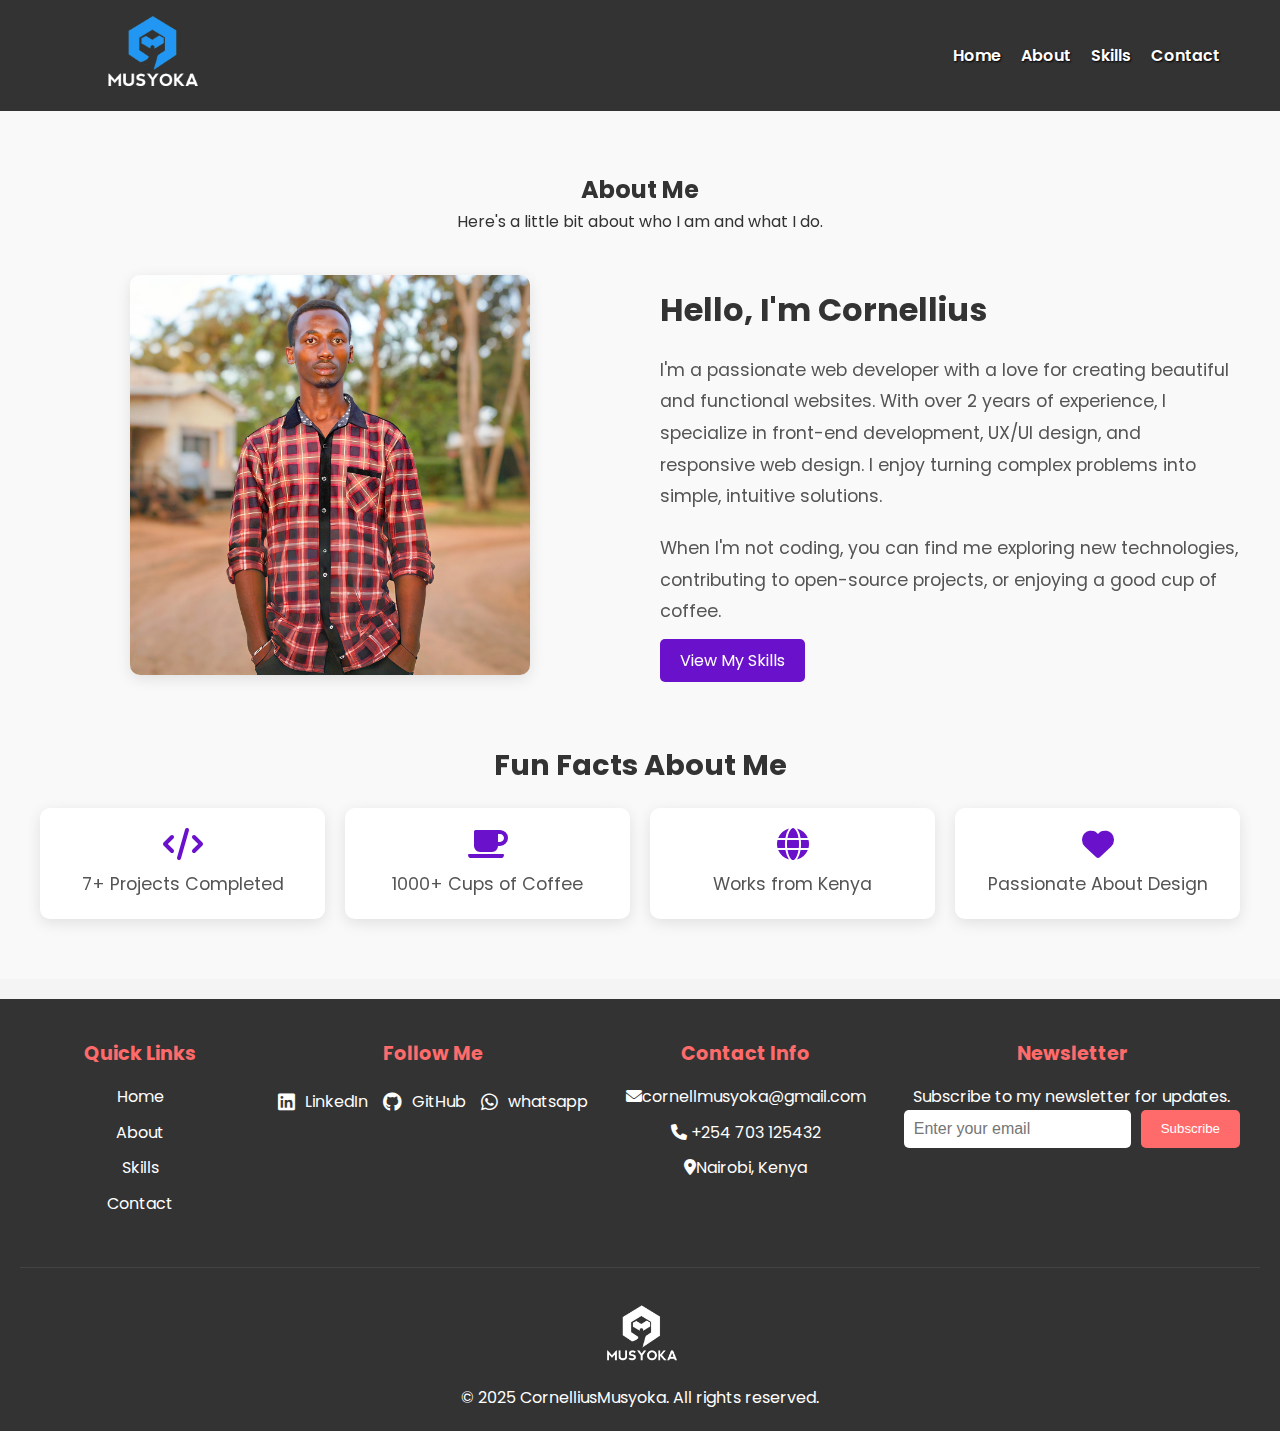
<file: about.html>
<!DOCTYPE html>
<html lang="en">
<head>
  <meta charset="UTF-8">
  <meta name="viewport" content="width=device-width, initial-scale=1.0">
  <title>About Me</title>
  <link rel="stylesheet" href="styles.css">
  <link href="https://fonts.googleapis.com/css2?family=Poppins:wght@400;600&display=swap" rel="stylesheet">
  <link rel="stylesheet" href="https://cdnjs.cloudflare.com/ajax/libs/font-awesome/6.0.0-beta3/css/all.min.css">
  <link href="https://unpkg.com/aos@2.3.1/dist/aos.css" rel="stylesheet">
</head>
<body>
  <header>
    <nav>
      <div class="logo"><img src="logo.png"></div>
      <ul class="nav-links">
        <li><a href="index.html">Home</a></li>
        <li><a href="about.html">About</a></li>
        <li><a href="skills.html">Skills</a></li>
        <li><a href="contact.html">Contact</a></li>
      </ul>
    </nav>
  </header>

  <section class="about-section">
    <div class="about-container">
      <h2 data-aos="fade-up">About Me</h2>
      <p data-aos="fade-up" data-aos-delay="100">Here's a little bit about who I am and what I do.</p>

      <div class="about-content">
        <!-- Profile Image -->
        <div class="profile-image" data-aos="fade-right" data-aos-delay="200">
          <img src="musyokas.jpg" alt="Profile Picture">
        </div>

        <!-- About Text -->
        <div class="about-text" data-aos="fade-left" data-aos-delay="200">
          <h3>Hello, I'm Cornellius</h3>
          <p>
            I'm a passionate web developer with a love for creating beautiful and functional websites. 
            With over 2 years of experience, I specialize in front-end development, UX/UI design, and 
            responsive web design. I enjoy turning complex problems into simple, intuitive solutions.
          </p>
          <p>
            When I'm not coding, you can find me exploring new technologies, contributing to open-source 
            projects, or enjoying a good cup of coffee.
          </p>
          <a href="skills.html" class="btn">View My Skills</a>
        </div>
      </div>

      <!-- Fun Facts Section -->
      <div class="fun-facts" data-aos="fade-up" data-aos-delay="300">
        <h3>Fun Facts About Me</h3>
        <div class="facts-grid">
          <div class="fact-item">
            <i class="fas fa-code"></i>
            <p>7+ Projects Completed</p>
          </div>
          <div class="fact-item">
            <i class="fas fa-coffee"></i>
            <p>1000+ Cups of Coffee</p>
          </div>
          <div class="fact-item">
            <i class="fas fa-globe"></i>
            <p>Works from Kenya</p>
          </div>
          <div class="fact-item">
            <i class="fas fa-heart"></i>
            <p>Passionate About Design</p>
          </div>
        </div>
      </div>
    </div>
  </section>

 <footer>
  <div class="footer-container">
    <!-- Quick Links -->
    <div class="footer-section">
      <h3>Quick Links</h3>
      <ul>
        <li><a href="index.html">Home</a></li>
        <li><a href="about.html">About</a></li>
        <li><a href="skills.html">Skills</a></li>
        <li><a href="contact.html">Contact</a></li>
      </ul>
    </div>

    <!-- Social Media Links -->
    <div class="footer-section">
      <h3>Follow Me</h3>
      <ul class="social-links">
        <li><a href="https://linkedin.com" target="_blank"><i class="fab fa-linkedin"></i> LinkedIn</a></li>
        <li><a href="https://github.com" target="_blank"><i class="fab fa-github"></i> GitHub</a></li>
        <li><a href="https://Whatsapp.com" target="_blank"><i class="fab fa-whatsapp"></i>whatsapp</a></li>
      </ul>
    </div>

    <!-- Contact Information -->
    <div class="footer-section">
      <h3>Contact Info</h3>
      <ul>
        <li><i class="fas fa-envelope"></i>cornellmusyoka@gmail.com</li>
        <li><i class="fas fa-phone"></i> +254 703 125432</li>
        <li><i class="fas fa-map-marker-alt"></i>Nairobi, Kenya</li>
      </ul>
    </div>

    <!-- Newsletter Signup (Optional) -->
    <div class="footer-section">
      <h3>Newsletter</h3>
      <p>Subscribe to my newsletter for updates.</p>
      <form class="newsletter-form">
        <input type="email" placeholder="Enter your email" required>
        <button type="submit">Subscribe</button>
      </form>
    </div>
  </div>

  <!-- Copyright Notice -->
  <div class="footer-bottom">
    <div class="footerlogo"><img src="footerlogo.png"></div>
    <p>&copy; 2025 CornelliusMusyoka. All rights reserved.</p>
  </div>
</footer>

  <script src="https://unpkg.com/aos@2.3.1/dist/aos.js"></script>
  <script>
    AOS.init();
  </script>
  <script src="script.js"></script>
  <script src="newsletter.js"></script>
</body>
</html>
</file>
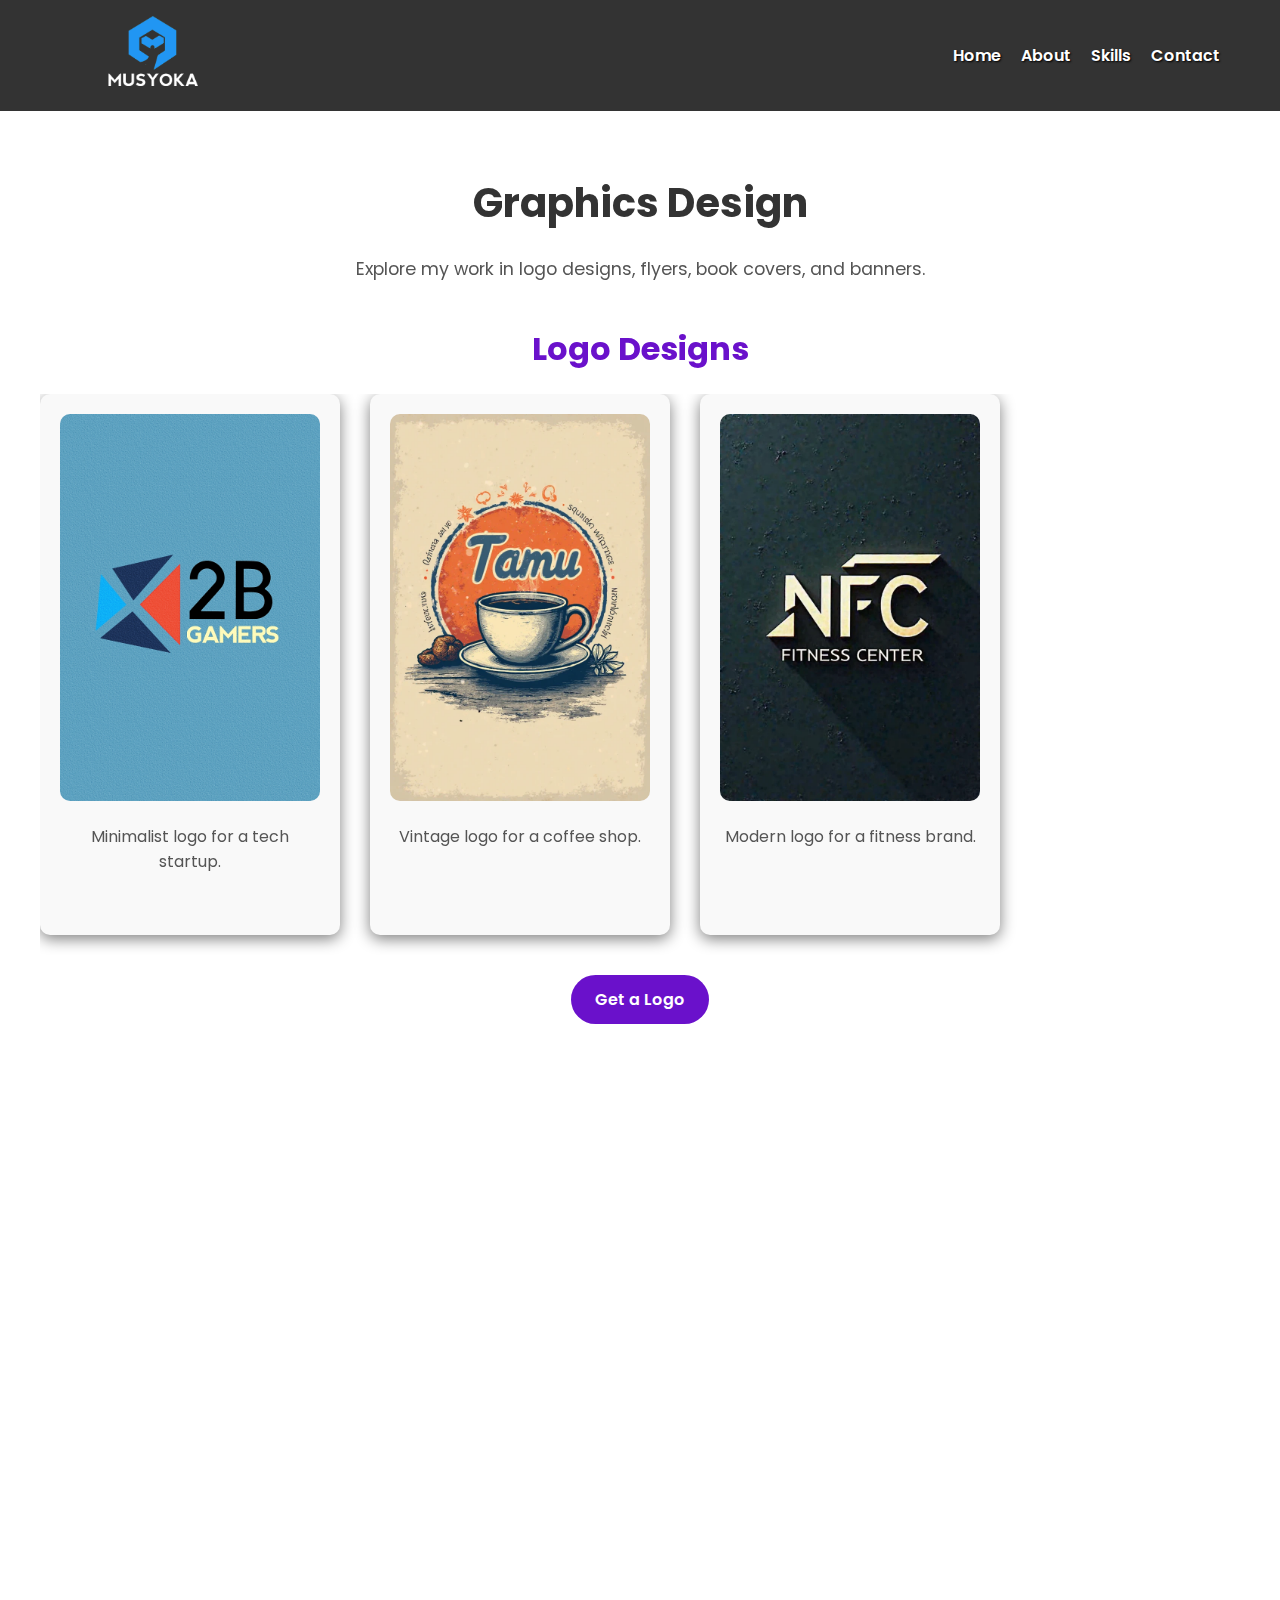
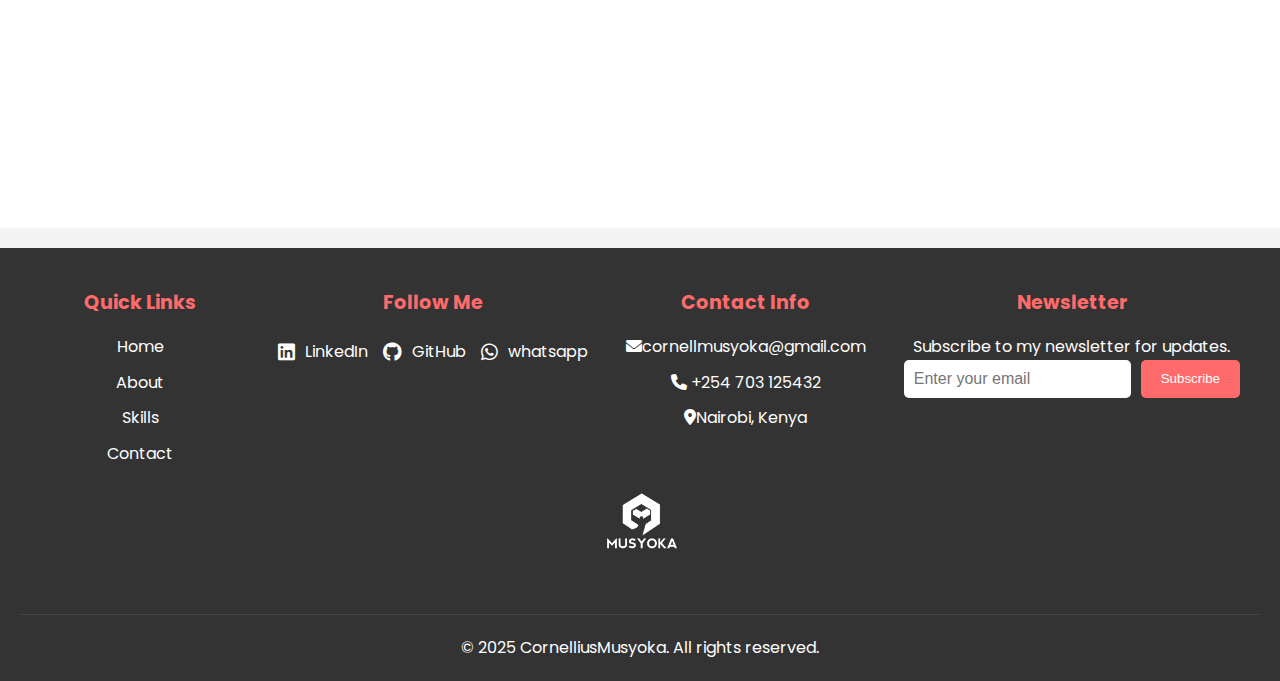
<file: graphics-design.html>
<!DOCTYPE html>
<html lang="en">
<head>
  <meta charset="UTF-8">
  <meta name="viewport" content="width=device-width, initial-scale=1.0">
  <title>Graphics Design</title>
  <link rel="stylesheet" href="styles.css">
  <link href="https://fonts.googleapis.com/css2?family=Poppins:wght@400;600&display=swap" rel="stylesheet">
  <link rel="stylesheet" href="https://cdnjs.cloudflare.com/ajax/libs/font-awesome/6.0.0-beta3/css/all.min.css">
  <link href="https://unpkg.com/aos@2.3.1/dist/aos.css" rel="stylesheet">
</head>
<body>
  <header>
    <nav>
      <div class="logo"><img src="logo.png"></div>
      <ul class="nav-links">
        <li><a href="index.html">Home</a></li>
        <li><a href="about.html">About</a></li>
        <li><a href="skills.html">Skills</a></li>
        <li><a href="contact.html">Contact</a></li>
      </ul>
    </nav>
  </header>

  <section class="graphics-design-section">
    <div class="graphics-design-container">
      <h2 data-aos="fade-up">Graphics Design</h2>
      <p data-aos="fade-up" data-aos-delay="100">Explore my work in logo designs, flyers, book covers, and banners.</p>

      <!-- Logo Designs -->
      <div class="design-category" data-aos="fade-up" data-aos-delay="200">
        <h3>Logo Designs</h3>
        <div class="design-grid">
          <div class="design-card">
            <img src="logo1.png" alt="Logo Design 1">
            <p>Minimalist logo for a tech startup.</p>
          </div>
          <div class="design-card">
            <img src="logo2.png" alt="Logo Design 2">
            <p>Vintage logo for a coffee shop.</p>
          </div>
          <div class="design-card">
            <img src="logo3.png" alt="Logo Design 3">
            <p>Modern logo for a fitness brand.</p>
          </div>
        </div>
        <a href="contact.html" class="design-button">Get a Logo</a>
      </div>

      <!-- Flyers -->
      <div class="design-category" data-aos="fade-up" data-aos-delay="300">
        <h3>Flyers</h3>
        <div class="design-grid">
          <div class="design-card">
            <img src="flyer2.png" alt="Flyer Design 1">
            <p>Event flyer for a music festival.</p>
          </div>
          <div class="design-card">
            <img src="flyer1.png" alt="Flyer Design 2">
            <p>Promotional flyer for a sale event.</p>
          </div>
          <div class="design-card">
            <img src="flyer3.jpg" alt="Flyer Design 3">
            <p>Corporate flyer for a conference.</p>
          </div>
        </div>
        <a href="contact.html" class="design-button">Get a Flyer</a>
      </div>

      <!-- Book Covers -->
      <div class="design-category" data-aos="fade-up" data-aos-delay="400">
        <h3>Books Covers</h3>
        <div class="design-grid">
          <div class="design-card">
            <img src="Bookcover1.jpg" alt="Book Cover 1">
            <p>Fiction book cover design.</p>
          </div>
          <div class="design-card">
            <img src="bookcover2.jpg" alt="Book Cover 2">
            <p>Non-fiction book cover design.</p>
          </div>
          <div class="design-card">
            <img src="bookcover5.jpeg" alt="Book Cover 3">
            <p>Children's book cover design.</p>
          </div>
        </div>
        <a href="contact.html" class="design-button">Get a Book Cover</a>
      </div>

      <!-- Banners -->
      <div class="design-category" data-aos="fade-up" data-aos-delay="500">
        <h3>Banners</h3>
        <div class="design-grid">
          <div class="design-card">
            <img src="banner1.jpg" alt="Banner Design 1">
            <p>Website banner for an e-commerce store.</p>
          </div>
          <div class="design-card">
            <img src="banner2.jpg" alt="Banner Design 2">
            <p>Social media banner for a campaign.</p>
          </div>
          <div class="design-card">
            <img src="banner3.jpg" alt="Banner Design 3">
            <p>Event banner for a trade show.</p>
          </div>
        </div>
        <a href="contact.html" class="design-button">Get a Banner</a>
      </div>
    </div>
  </section>

    <footer>
    <div class="footer-container">
      <!-- Quick Links -->
      <div class="footer-section">
        <h3>Quick Links</h3>
        <ul>
          <li><a href="index.html">Home</a></li>
          <li><a href="about.html">About</a></li>
          <li><a href="skills.html">Skills</a></li>
          <li><a href="contact.html">Contact</a></li>
        </ul>
      </div>
      
      <!-- Social Media Links -->
      <div class="footer-section">
        <h3>Follow Me</h3>
        <ul class="social-links">
          <li><a href="https://linkedin.com" target="_blank"><i class="fab fa-linkedin"></i> LinkedIn</a></li>
          <li><a href="https://github.com" target="_blank"><i class="fab fa-github"></i> GitHub</a></li>
          <li><a href="https://Whatsapp.com" target="_blank"><i class="fab fa-whatsapp"></i>whatsapp</a></li>
        </ul>
      </div>
      
      <!-- Contact Information -->
      <div class="footer-section">
        <h3>Contact Info</h3>
        <ul>
          <li><i class="fas fa-envelope"></i>cornellmusyoka@gmail.com</li>
          <li><i class="fas fa-phone"></i> +254 703 125432</li>
          <li><i class="fas fa-map-marker-alt"></i>Nairobi, Kenya</li>
        </ul>
      </div>
      
      <!-- Newsletter Signup (Optional) -->
      <div class="footer-section">
        <h3>Newsletter</h3>
        <p>Subscribe to my newsletter for updates.</p>
        <form class="newsletter-form">
          <input type="email" placeholder="Enter your email" required>
          <button type="submit">Subscribe</button>
        </form>
      </div>
    </div>
    
    <!-- Copyright Notice -->
    <div class="footerlogo"><img src="footerlogo.png"></div>
    <div class="footer-bottom">
      <p>&copy; 2025 CornelliusMusyoka. All rights reserved.</p>
    </div>
  </footer>

  <script src="https://unpkg.com/aos@2.3.1/dist/aos.js"></script>
  <script>
    AOS.init();
  </script>
  <script src="script.js"></script>
</body>
</html>
</file>
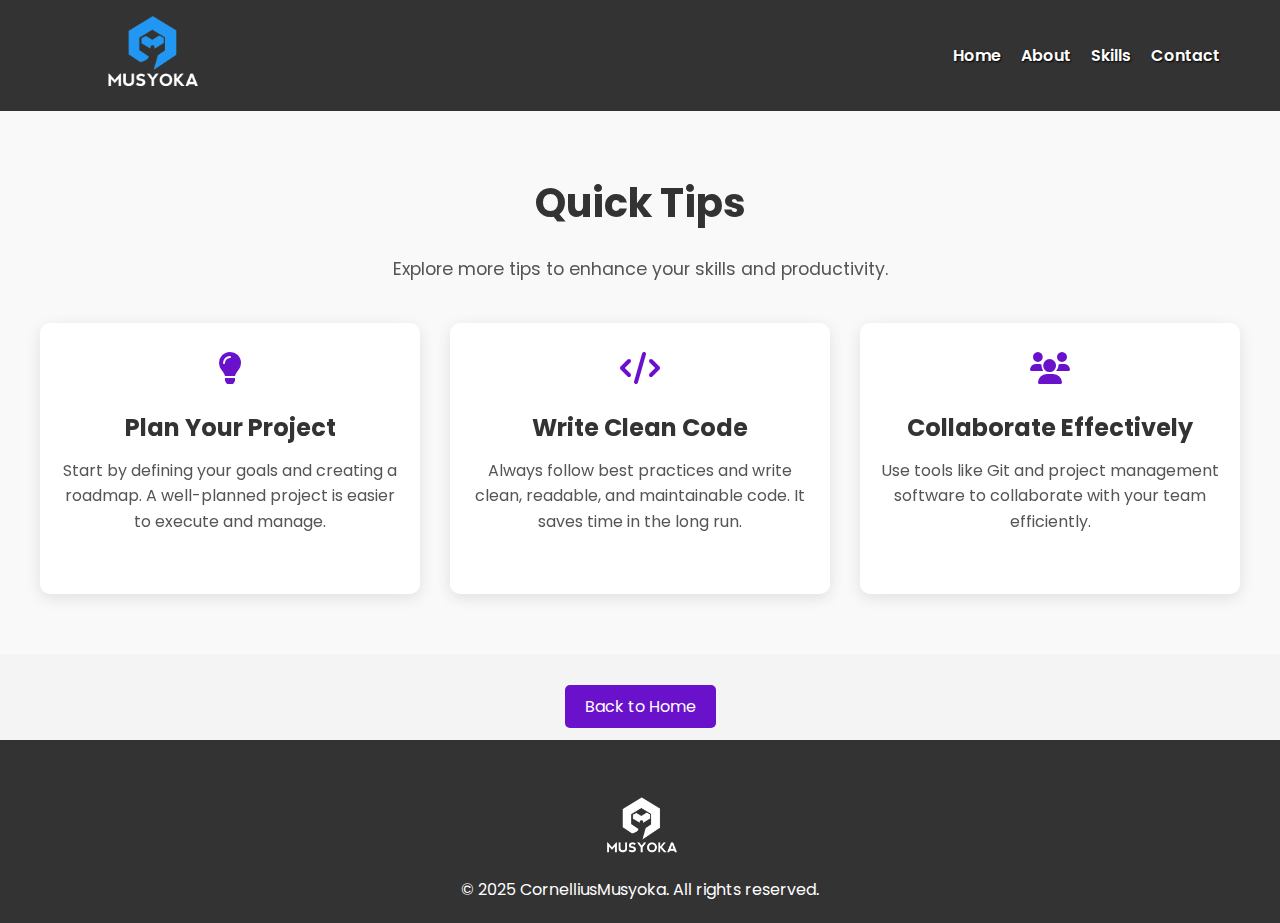
<file: quick-tips.html>
<!DOCTYPE html>
<html lang="en">
<head>
  <meta charset="UTF-8">
  <meta name="viewport" content="width=device-width, initial-scale=1.0">
  <title>Quick Tips</title>
  <link rel="stylesheet" href="styles.css">
  <link href="https://fonts.googleapis.com/css2?family=Poppins:wght@400;600&display=swap" rel="stylesheet">
  <link rel="stylesheet" href="https://cdnjs.cloudflare.com/ajax/libs/font-awesome/6.0.0-beta3/css/all.min.css">
  <link href="https://unpkg.com/aos@2.3.1/dist/aos.css" rel="stylesheet">
</head>
<body>
  <header>
    <nav>
      <div class="logo"><img src="logo.png"></div>
      <ul class="nav-links">
        <li><a href="index.html">Home</a></li>
        <li><a href="about.html">About</a></li>
        <li><a href="skills.html">Skills</a></li>
        <li><a href="contact.html">Contact</a></li>
      </ul>
    </nav>
  </header>

  <section class="quick-tip-section">
    <div class="quick-tip-container">
      <h2 data-aos="fade-up">Quick Tips</h2>
      <p data-aos="fade-up" data-aos-delay="100">Explore more tips to enhance your skills and productivity.</p>

      <!-- Quick Tip Cards -->
      <div class="quick-tip-cards">
        <!-- Tip 1 -->
        <div class="quick-tip-card" data-aos="fade-right" data-aos-delay="200">
          <div class="tip-icon">
            <i class="fas fa-lightbulb"></i>
          </div>
          <h3>Plan Your Project</h3>
          <p>Start by defining your goals and creating a roadmap. A well-planned project is easier to execute and manage.</p>
        </div>

        <!-- Tip 2 -->
        <div class="quick-tip-card" data-aos="fade-up" data-aos-delay="300">
          <div class="tip-icon">
            <i class="fas fa-code"></i>
          </div>
          <h3>Write Clean Code</h3>
          <p>Always follow best practices and write clean, readable, and maintainable code. It saves time in the long run.</p>
        </div>

        <!-- Tip 3 -->
        <div class="quick-tip-card" data-aos="fade-left" data-aos-delay="400">
          <div class="tip-icon">
            <i class="fas fa-users"></i>
          </div>
          <h3>Collaborate Effectively</h3>
          <p>Use tools like Git and project management software to collaborate with your team efficiently.</p>
        </div>

        <!-- Add more tips here -->
      </div>
    </div>
  </section>
  
  <!-- Button to Homepage -->
<div class="quick-tip-button" data-aos="fade-up" data-aos-delay="500">
  <a href="index.html" class="btn glowing-btn">Back to Home</a>
</div>



  <footer>
    
   <div class="footerlogo"><img src="footerlogo.png"></div>
   
    <p>&copy; 2025 CornelliusMusyoka. All rights reserved.</p>
  </footer>

  <script src="https://unpkg.com/aos@2.3.1/dist/aos.js"></script>
  <script>
    AOS.init();
  </script>
  <script src="script.js"></script>
  <script src="newsletter.js"></script>
</body>
</html>
</file>
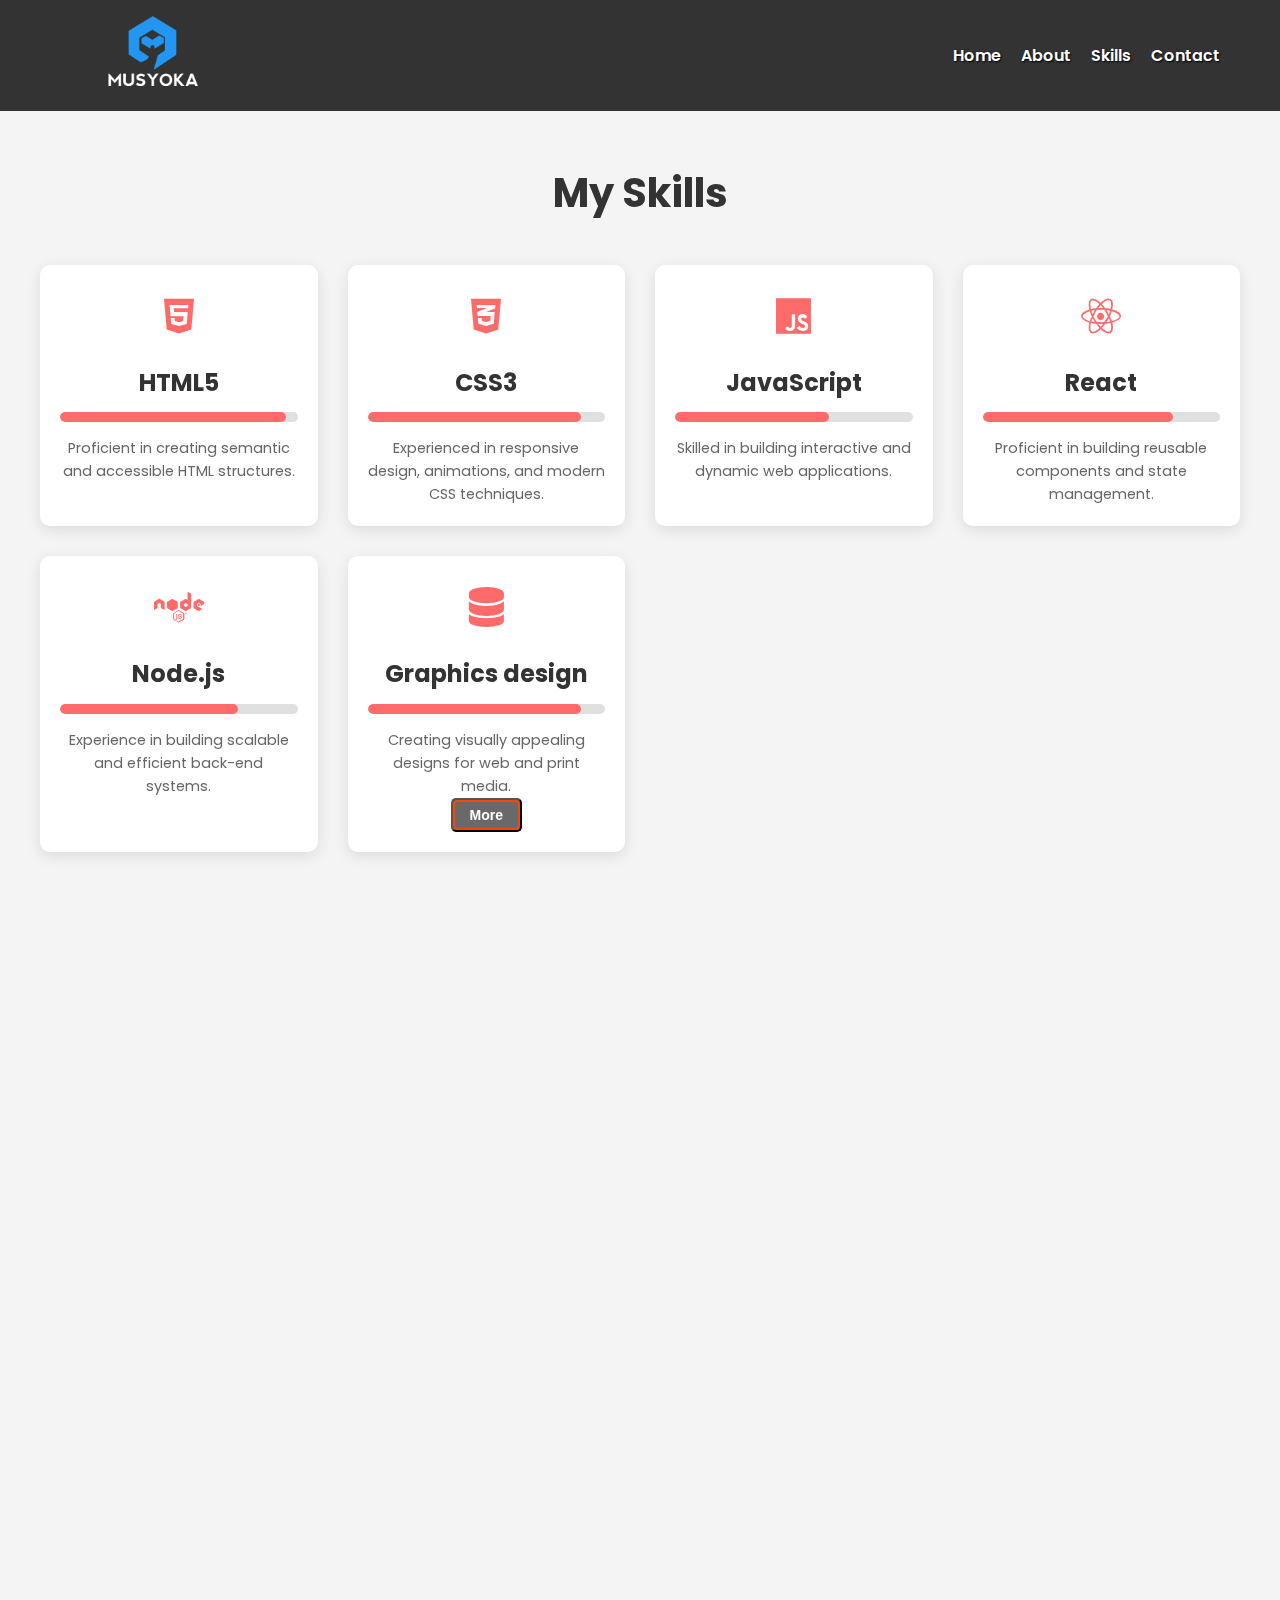
<file: skills.html>
<!DOCTYPE html>
<html lang="en">
<head>
  <meta charset="UTF-8">
  <meta name="viewport" content="width=device-width, initial-scale=1.0">
  <title>My Skills</title>
  <link rel="stylesheet" href="styles.css">
  <link href="https://fonts.googleapis.com/css2?family=Poppins:wght@400;600&display=swap" rel="stylesheet">
  <link rel="stylesheet" href="https://cdnjs.cloudflare.com/ajax/libs/font-awesome/6.0.0-beta3/css/all.min.css">
  <link href="https://unpkg.com/aos@2.3.1/dist/aos.css" rel="stylesheet">
</head>
<body>
  <header>
    <nav>
      <div class="logo"><img src="logo.png"></div>
      <ul class="nav-links">
        <li><a href="index.html">Home</a></li>
        <li><a href="about.html">About</a></li>
        <li><a href="skills.html">Skills</a></li>
        <li><a href="contact.html">Contact</a></li>
      </ul>
    </nav>
  </header>

  <section class="skills">
    <div class="container">
      <h1 data-aos="fade-up">My Skills</h1>
      <div class="skills-grid">
        <!-- Skill Card 1 -->
        <div class="skill-card" data-aos="fade-right">
          <div class="skill-icon">
            <i class="fab fa-html5"></i>
          </div>
          <h3>HTML5</h3>
          <div class="progress-bar">
            <div class="progress" style="width: 95%;" data-progress="95"></div>
          </div>
          <p>Proficient in creating semantic and accessible HTML structures.</p>
        </div>

        <!-- Skill Card 2 -->
        <div class="skill-card" data-aos="fade-right" data-aos-delay="100">
          <div class="skill-icon">
            <i class="fab fa-css3-alt"></i>
          </div>
          <h3>CSS3</h3>
          <div class="progress-bar">
            <div class="progress" style="width: 90%;" data-progress="90"></div>
          </div>
          <p>Experienced in responsive design, animations, and modern CSS techniques.</p>
        </div>

        <!-- Skill Card 3 -->
        <div class="skill-card" data-aos="fade-right" data-aos-delay="200">
          <div class="skill-icon">
            <i class="fab fa-js"></i>
          </div>
          <h3>JavaScript</h3>
          <div class="progress-bar">
            <div class="progress" style="width: 65%;" data-progress="85"></div>
          </div>
          <p>Skilled in building interactive and dynamic web applications.</p>
        </div>

        <!-- Skill Card 4 -->
        <div class="skill-card" data-aos="fade-right" data-aos-delay="300">
          <div class="skill-icon">
            <i class="fab fa-react"></i>
          </div>
          <h3>React</h3>
          <div class="progress-bar">
            <div class="progress" style="width: 80%;" data-progress="80"></div>
          </div>
          <p>Proficient in building reusable components and state management.</p>
        </div>

        <!-- Skill Card 5 -->
        <div class="skill-card" data-aos="fade-right" data-aos-delay="400">
          <div class="skill-icon">
            <i class="fab fa-node"></i>
          </div>
          <h3>Node.js</h3>
          <div class="progress-bar">
            <div class="progress" style="width: 75%;" data-progress="75"></div>
          </div>
          <p>Experience in building scalable and efficient back-end systems.</p>
        </div>

        <!-- Skill Card 6 -->
        <div class="skill-card" data-aos="fade-right" data-aos-delay="500">
          <div class="skill-icon">
            <i class="fas fa-database"></i>
          </div>
          <h3>Graphics design</h3>
          <div class="progress-bar">
            <div class="progress" style="width: 90%;" data-progress="70"></div>
          </div>
          <p>Creating visually appealing designs for web and print media.</p>
          <button class="animated-link">More</button>
        </div>
      </div>
    </div>
  </section>
  
      <!-- Button to Quick Tips Page -->
    <div class="quick-tip-button" data-aos="fade-up" data-aos-delay="500">
      <div class="body1">
        <a href="quick-tips.html" class="glowing-link">QUICK TIPS</a>
      </div>

   <footer>
  <div class="footer-container">
    <!-- Quick Links -->
    <div class="footer-section">
      <h3>Quick Links</h3>
      <ul>
        <li><a href="index.html">Home</a></li>
        <li><a href="about.html">About</a></li>
        <li><a href="skills.html">Skills</a></li>
        <li><a href="contact.html">Contact</a></li>
      </ul>
    </div>

    <!-- Social Media Links -->
    <div class="footer-section">
      <h3>Follow Me</h3>
      <ul class="social-links">
        <li><a href="https://linkedin.com" target="_blank"><i class="fab fa-linkedin"></i> LinkedIn</a></li>
        <li><a href="https://github.com" target="_blank"><i class="fab fa-github"></i> GitHub</a></li>
        <li><a href="https://Whatsapp.com" target="_blank"><i class="fab fa-whatsapp"></i>whatsapp</a></li>
      </ul>
    </div>

    <!-- Contact Information -->
    <div class="footer-section">
      <h3>Contact Info</h3>
      <ul>
        <li><i class="fas fa-envelope"></i>cornellmusyoka@gmail.com</li>
        <li><i class="fas fa-phone"></i> +254 703 125432</li>
        <li><i class="fas fa-map-marker-alt"></i>Nairobi, Kenya</li>
      </ul>
    </div>

    <!-- Newsletter Signup (Optional) -->
    <div class="footer-section">
      <h3>Newsletter</h3>
      <p>Subscribe to my newsletter for updates.</p>
      <form class="newsletter-form">
        <input type="email" placeholder="Enter your email" required>
        <button type="submit">Subscribe</button>
      </form>
    </div>
  </div>

  <!-- Copyright Notice -->
  <div class="footer-bottom">
    <div class="footerlogo"><img src="footerlogo.png"></div>
    <p>&copy; 2025 CornelliusMusyoka. All rights reserved.</p>
  </div>
</footer>

  <script src="https://unpkg.com/aos@2.3.1/dist/aos.js"></script>
  <script>
    AOS.init();
  </script>
  <script src="script.js"></script>
  <script src="newsletter.js"></script>
  <script src="more.js"></script>
  
</body>
</html>
</file>
<file: styles.css>
/* Global Styles */
* {
  margin: 0;
  padding: 0;
  box-sizing: border-box;
}

body {
  font-family: 'Poppins', sans-serif;
  line-height: 1.6;
  background-color: #f4f4f4;
  color: #333;
}

header {
  background: #333;
  padding: 1rem 0;
}

nav {
  display: flex;
  justify-content: space-between;
  align-items: center;
  max-width: 1200px;
  margin: 0 auto;
  padding: 0 20px;
}

.nav-links {
  list-style: none;
  display: flex;
  text-shadow: 1px 1px 2px black;
  transition: 1s ease;
}

.nav-links a:hover {
  color: yellow;
}

.nav-links li {
  margin-left: 20px;
}

.nav-links a {
  color: #fff;
  text-decoration: none;
  font-weight: 600;
}

.hero {
  background: url('hero-bg.jpg') no-repeat center center/cover;
  height: 40vh;
  display: flex;
  justify-content: center;
  align-items: center;
  text-align: center;
  color: black;
}

.hero-content h1 {
  font-size: 3rem;
  margin-bottom: 10px;
}

.hero-content p {
  font-size: 1.2rem;
  margin-bottom: 20px;
}

.btn {
  background: #ff6b6b;
  color: #fff;
  padding: 10px 20px;
  text-decoration: none;
  border-radius: 5px;
  transition: background 0.3s ease;
}

.btn1{
  background: white;
  color: black;
  padding: 10px 20px;
  text-decoration: none;
  border-radius: 5px;
  transition: background 0.3s ease;
  box-shadow: 1px 1px 2px y;
  font-size: small;
  font-weight: light;
}

.btn:hover {
  background: #ff4757;
}

.btn1:hover {
  background: orange;
  box-shadow: 1px 1px 2px deeppink;
}

footer {
  background: #333;
  color: #fff;
  text-align: center;
  padding: 10px 0;
  margin-top: 20px;
}

/* Responsive Design */
@media (max-width: 768px) {
  .nav-links {
    flex-direction: column;
    align-items: center;
  }

  .nav-links li {
    margin: 10px 0;
  }

  .hero-content h1 {
    font-size: 2rem;
  }

  .hero-content p {
    font-size: 1rem;
  }
  .btn1{
    width: 100%;
  }
}
/* Skills Page Styles */
.skills {
  padding: 50px 20px;
  background: #f4f4f4;
}

.skills .container {
  max-width: 1200px;
  margin: 0 auto;
}

.skills h1 {
  text-align: center;
  margin-bottom: 40px;
  font-size: 2.5rem;
  color: #333;
}

.skills-grid {
  display: grid;
  grid-template-columns: repeat(auto-fit, minmax(250px, 1fr));
  gap: 30px;
}

.skill-card {
  background: #fff;
  padding: 20px;
  border-radius: 10px;
  box-shadow: 0 4px 15px rgba(0, 0, 0, 0.1);
  text-align: center;
  transition: transform 0.3s ease, box-shadow 0.3s ease;
}

.skill-card:hover {
  transform: translateY(-10px);
  box-shadow: 0 8px 25px rgba(0, 0, 0, 0.2);
}

.skill-icon {
  font-size: 2.5rem;
  color: #ff6b6b;
  margin-bottom: 15px;
}

.skill-card h3 {
  font-size: 1.5rem;
  margin-bottom: 10px;
  color: #333;
}

.progress-bar {
  width: 100%;
  height: 10px;
  background: #e0e0e0;
  border-radius: 5px;
  overflow: hidden;
  margin-bottom: 15px;
}

.progress {
  height: 100%;
  background: #ff6b6b;
  border-radius: 5px;
  width: 0;
  transition: width 1s ease;
}

.skill-card p {
  font-size: 0.9rem;
  color: #666;
}

/* Responsive Design */
@media (max-width: 768px) {
  .skills-grid {
    grid-template-columns: repeat(auto-fit, minmax(200px, 1fr));
  }
}
/* Contact Section */
.contact-section {
  padding: 60px 20px;
  background: linear-gradient(135deg, #6a11cb, #2575fc);
  color: #fff;
  text-align: center;
}

.contact-container {
  max-width: 1200px;
  margin: 0 auto;
}

.contact-content {
  display: flex;
  justify-content: space-between;
  gap: 40px;
  margin-top: 40px;
}

.contact-form {
  flex: 1;
  background: rgba(255, 255, 255, 0.1);
  padding: 30px;
  border-radius: 10px;
  backdrop-filter: blur(10px);
}

.contact-form .form-group {
  margin-bottom: 20px;
}

.contact-form input,
.contact-form textarea {
  width: 100%;
  padding: 10px;
  border: none;
  border-radius: 5px;
  background: rgba(255, 255, 255, 0.2);
  color: #fff;
  font-size: 1rem;
}

.contact-form input::placeholder,
.contact-form textarea::placeholder {
  color: #ddd;
}

.contact-form textarea {
  resize: vertical;
}

.contact-form .btn {
  background: #ff6b6b;
  color: #fff;
  border: none;
  padding: 10px 20px;
  border-radius: 5px;
  cursor: pointer;
  transition: background 0.3s ease;
}

.contact-form .btn:hover {
  background: #ff4757;
}

.contact-info {
  flex: 1;
  background: rgba(255, 255, 255, 0.1);
  padding: 30px;
  border-radius: 10px;
  backdrop-filter: blur(10px);
}

.contact-info .info-item {
  display: flex;
  align-items: center;
  margin-bottom: 20px;
}

.contact-info .info-item i {
  font-size: 1.5rem;
  margin-right: 15px;
  color: #ff6b6b;
}

.contact-info .info-item p {
  margin: 0;
  font-size: 1.1rem;
}

.social-links {
  display: flex;
  gap: 15px;
  margin-top: 20px;
}

.social-links a {
  color: #fff;
  font-size: 1.5rem;
  transition: color 0.3s ease;
}

.social-links a:hover {
  color: #ff6b6b;
}

.contP{
  text-shadow: 1px;
}

.contH2{
  text-shadow: 1px 1px 1px black;
}
/* Responsive Design */
@media (max-width: 768px) {
  .contact-content {
    flex-direction: column;
  }

  .contact-form,
  .contact-info {
    width: 100%;
  }
}

/* About Section */
.about-section {
  padding: 60px 20px;
  background: #f9f9f9;
  color: #333;
  text-align: center;
}

.about-container {
  max-width: 1200px;
  margin: 0 auto;
}

.about-content {
  display: flex;
  justify-content: space-between;
  align-items: center;
  gap: 40px;
  margin-top: 40px;
}

.profile-image {
  flex: 1;
}

.profile-image img {
  width: 100%;
  max-width: 400px;
  border-radius: 10px;
  box-shadow: 0 4px 15px rgba(0, 0, 0, 0.1);
}


/*logo profile*/
logo1{
padding-left: 30px
}

.about-text {
  flex: 1;
  text-align: left;
}

.about-text h3 {
  font-size: 2rem;
  margin-bottom: 20px;
  color: #333;
}

.about-text p {
  font-size: 1.1rem;
  line-height: 1.8;
  margin-bottom: 20px;
  color: #555;
}

.about-text .btn {
  background: #6a11cb;
  color: #fff;
  padding: 10px 20px;
  border-radius: 5px;
  text-decoration: none;
  transition: background 0.3s ease;
}

.about-text .btn:hover {
  background: orangered;
}

/* Fun Facts Section */
.fun-facts {
  margin-top: 60px;
}

.fun-facts h3 {
  font-size: 1.8rem;
  margin-bottom: 20px;
  color: #333;
}

.facts-grid {
  display: grid;
  grid-template-columns: repeat(auto-fit, minmax(200px, 1fr));
  gap: 20px;
}

.fact-item {
  background: #fff;
  padding: 20px;
  border-radius: 10px;
  box-shadow: 0 4px 15px rgba(0, 0, 0, 0.1);
  transition: transform 0.3s ease, box-shadow 0.3s ease;
}

.fact-item:hover {
  transform: translateY(-10px);
  box-shadow: 0 8px 25px rgba(0, 0, 0, 0.2);
}

.fact-item i {
  font-size: 2rem;
  color: #6a11cb;
  margin-bottom: 10px;
}

.fact-item p {
  font-size: 1.1rem;
  color: #555;
}

/* Responsive Design */
@media (max-width: 768px) {
  .about-content {
    flex-direction: column;
    text-align: center;
  }

  .about-text {
    text-align: center;
  }

  .profile-image img {
    max-width: 100%;
  }
}

.logo{
  color: #FFC000;
  font-family: Arial, Helvetica, sans-serif;
  font-size: large;
  text-shadow: 1px 1px 2px black;
}


/* Form Status Messages */
.form-status {
  padding: 15px;
  margin: 20px 0;
  border-radius: 5px;
  text-align: center;
  font-weight: 600;
}

.form-status.success {
  background: green;
  color: #fff;;
}

.form-status.error {
  background: red;
  color: #fff;
}
/* Marquee Container */
.marquee-container {
  width: 100%;
  overflow: hidden;
  white-space: nowrap;
  background: #f9f9f9;
  padding: 20px 0;
  border-top: 1px solid #ddd;
  border-bottom: 1px solid #ddd;
  position: relative;
}

/* Marquee Animation */
.marquee {
  display: inline-block;
  white-space: nowrap;
  animation: marquee 20s linear infinite;
}

.marquee:hover {
  animation-play-state: paused; /* Pause on hover */
}

/* Marquee Items */
.marquee-item {
  display: inline-block;
  margin: 0 40px; /* Space between logos */
}

.marquee-item img {
  height: 50px; /* Adjust logo height */
  width: auto;
  
}


/* Marquee Animation Keyframes */
@keyframes marquee {
  0% {
    transform: translateX(0);
  }
  100% {
    transform: translateX(-50%); /* Move marquee to the left */
  }
}
/* Footer Styles */
footer {
  background: #333;
  color: #fff;
  padding: 40px 20px 20px;
  font-family: 'Poppins', sans-serif;
}

.footer-container {
  display: flex;
  justify-content: space-between;
  flex-wrap: wrap;
  gap: 30px;
  max-width: 1200px;
  margin: 0 auto;
}

.footer-section {
  min-width: 200px;
}

.footer-section h3 {
  font-size: 1.2rem;
  margin-bottom: 15px;
  color: #ff6b6b;
}

.footer-section ul {
  list-style: none;
  padding: 0;
}

.footer-section ul li {
  margin-bottom: 10px;
}

.footer-section ul li a {
  color: #fff;
  text-decoration: none;
  transition: color 0.3s ease;
}

.footer-section ul li a:hover {
  color: #ff6b6b;
}

.footer-section .social-links li a {
  display: flex;
  align-items: center;
  gap: 10px;
  font-size: medium
}

.footer-section .social-links li a i {
  font-size: 1.2rem;
}

.footer-section .newsletter-form {
  display: flex;
  gap: 10px;
}

.footer-section .newsletter-form input {
  flex: 1;
  padding: 10px;
  border: none;
  border-radius: 5px;
  font-size: 1rem;
}

.footer-section .newsletter-form button {
  background: #ff6b6b;
  color: #fff;
  border: none;
  padding: 10px 20px;
  border-radius: 5px;
  cursor: pointer;
  transition: background 0.3s ease;
}

.footer-section .newsletter-form button:hover {
  background: #ff4757;
}

.footer-bottom {
  text-align: center;
  margin-top: 40px;
  padding-top: 20px;
  border-top: 1px solid #444;
}

/* Responsive Design */
@media (max-width: 768px) {
  .footer-container {
    flex-direction: column;
    align-items: center;
    text-align: center;
  }

  .footer-section {
    width: 100%;
    display: inline-table;
    flex-direction: column;
  }

  .footer-section .newsletter-form {
    flex-direction: column;
  }

  .footer-section .newsletter-form button {
    width: 100%;
  }
}
/* Quick Tip Button */
.quick-tip-button {
  margin-top: 40px;
  text-align: center;
}

.quick-tip-button .btn {
  background: #6a11cb;
  color: #fff;
  padding: 10px 20px;
  border-radius: 5px;
  text-decoration: none;
  font-size: 1rem;
  transition: background 0.3s ease;
}

.quick-tip-button .btn:hover {
  background: #2575fc;
}
/* Quick Tip Section */
.quick-tip-section {
  padding: 60px 20px;
  background: #f9f9f9;
  color: #333;
  text-align: center;
}

.quick-tip-container {
  max-width: 1200px;
  margin: 0 auto;
}

.quick-tip-container h2 {
  font-size: 2.5rem;
  margin-bottom: 20px;
  color: #333;
}

.quick-tip-container p {
  font-size: 1.1rem;
  color: #555;
  margin-bottom: 40px;
}

.quick-tip-cards {
  display: flex;
  justify-content: space-between;
  gap: 30px;
  flex-wrap: wrap;
}

.quick-tip-card {
  flex: 1 1 calc(33.333% - 20px); /* Three cards per row with spacing */
  background: #fff;
  padding: 20px;
  border-radius: 10px;
  box-shadow: 0 4px 15px rgba(0, 0, 0, 0.1);
  transition: transform 0.3s ease, box-shadow 0.3s ease;
}

.quick-tip-card:hover {
  transform: translateY(-10px);
  box-shadow: 0 8px 25px rgba(0, 0, 0, 0.2);
}

.tip-icon {
  font-size: 2rem;
  color: #6a11cb;
  margin-bottom: 15px;
}

.quick-tip-card h3 {
  font-size: 1.5rem;
  margin-bottom: 10px;
  color: #333;
}

.quick-tip-card p {
  font-size: 1rem;
  color: #555;
  line-height: 1.6;
}

/* Button to Homepage */
.quick-tip-button {
  margin-top: 40px;
  text-align: center;
}

.quick-tip-button .btn {
  background: #6a11cb;
  color: #fff;
  padding: 10px 20px;
  border-radius: 5px;
  text-decoration: none;
  font-size: 1rem;
  transition: background 0.3s ease;
}

.quick-tip-button .btn:hover {
  background: #2575fc;
}

/* Responsive Design */
@media (max-width: 768px) {
  .quick-tip-card {
    flex: 1 1 calc(50% - 20px); /* Two cards per row on smaller screens */
  }
}

@media (max-width: 480px) {
  .quick-tip-card {
    flex: 1 1 100%; /* One card per row on mobile */
  }

  .quick-tip-container h2 {
    font-size: 2rem;
  }

  .quick-tip-container p {
    font-size: 1rem;
  }
}

/*glowing button*/
        .body1 {
            display: flex;
            justify-content: center;
            align-items: center;
            height: 20vh;
            background-color: white;
   
        }
        .glowing-link {
           
            width: 100px;
            font-family: arial;
            position: relative;
            padding: 1px 20px;
            font-size: 13px;
            font-weight: bold;
            color: black;
            background: white;
            text-decoration: none;
            border-radius: 50px;
            box-shadow: 0 0 20px rgba(255, 255, 255, 0.8);
            animation: glow 2s infinite alternate;
        }
        @keyframes glow {
            0% { box-shadow: 0 0 10px #ff0000; }
            25% { box-shadow: 0 0 20px #00ff00; }
            50% { box-shadow: 0 0 30px black; }
            75% { box-shadow: 0 0 20px #ff00ff; }
            100% { box-shadow: 0 0 10px #ffff00; }
        }
  /* Toast Notification */
.toast {
  position: fixed;
  bottom: 20px;
  right: 20px;
  padding: 15px 25px;
  border-radius: 8px;
  color: #fff;
  font-size: 1rem;
  font-weight: 500;
  box-shadow: 0 4px 15px rgba(0, 0, 0, 0.2);
  z-index: 1000;
  opacity: 0;
  transform: translateY(100%);
  animation: slideIn 0.5s ease forwards, fadeOut 0.5s ease 4.5s forwards;
}

.toast.success {
  background: red; /* Green for success */
}

.toast.error {
  background: #ff6b6b; /* Red for error */
}

/* Slide-in Animation */
@keyframes slideIn {
  to {
    opacity: 1;
    transform: translateY(0);
  }
}

/* Fade-out Animation */
@keyframes fadeOut {
  to {
    opacity: 0;
    transform: translateY(100%);
  }
}

/* Like Button Section */
.like-section {
  text-align: center;
  margin: 40px 0;
}

#likeButton {
  background: #ff6b6b;
  color: #fff;
  border: none;
  padding: 10px 20px;
  border-radius: 30px;
  font-size: 1rem;
  font-weight: 600;
  cursor: pointer;
  display: flex;
  align-items: center;
  gap: 10px;
  transition: background 0.3s ease;
}

#likeButton:hover {
  background: #ff4757;
}

#likeIcon {
  font-size: 1.2rem;
}

#likeCount {
  font-weight: bold;
}
/* More Button */
.more-button {
  background: #6a11cb; /* Primary color */
  color: #fff; /* White text */
  border: none;
  padding: 10px 20px;
  border-radius: 25px; /* Rounded corners */
  font-size: 0.9rem;
  font-weight: 600;
  cursor: pointer;
  transition: all 0.3s ease; /* Smooth transition for hover effects */
  box-shadow: 0 4px 6px rgba(0, 0, 0, 0.1); /* Subtle shadow */
  display: inline-block;
  margin-top: 15px;
}

/* Hover Effect */
.more-button:hover {
  background: #2575fc; /* Change color on hover */
  box-shadow: 0 6px 12px rgba(0, 0, 0, 0.2); /* Larger shadow on hover */
  transform: translateY(-2px); /* Slight lift effect */
}

/* Active Effect (when clicked) */
.more-button:active {
  background: #1a5bbf; /* Darker color when clicked */
  transform: translateY(0); /* Reset lift effect */
  box-shadow: 0 4px 6px rgba(0, 0, 0, 0.1); /* Reset shadow */
}

/* Focus Effect (for accessibility) */
.more-button:focus {
  outline: none; /* Remove default outline */
  box-shadow: 0 0 0 3px rgba(37, 117, 252, 0.3); /* Blue glow for focus */
}

/* Graphics Design Section */
.graphics-design-section {
  padding: 60px 20px;
  background: #fff;
  color: #333;
  text-align: center;
}

.graphics-design-container {
  max-width: 1200px;
  margin: 0 auto;
}

.graphics-design-container h2 {
  font-size: 2.5rem;
  margin-bottom: 20px;
  color: #333;
}

.graphics-design-container p {
  font-size: 1.1rem;
  color: #555;
  margin-bottom: 40px;
}

.design-category {
  margin-bottom: 60px;
}

.design-category h3 {
  font-size: 2rem;
  margin-bottom: 20px;
  color: #6a11cb;
}

.design-grid {
  display: grid;
  grid-template-columns: repeat(auto-fit, minmax(250px, 1fr));
  
}

.design-card {
  background: #f9f9f9;
  padding: 20px;
  border-radius: 10px;
  box-shadow: 0 4px 15px rgba(0, 0, 0, 0.1);
  transition: transform 0.3s ease, box-shadow 0.3s ease;
}

.design-card:hover {
  transform: translateY(-10px);
  box-shadow: 0 8px 25px rgba(0, 0, 0, 0.2);
}

.design-card img {
  width: 100%;
  border-radius: 10px;
  margin-bottom: 15px;
}

.design-card p {
  font-size: 1rem;
  color: #555;
  line-height: 1.6;
}

/* Responsive Design */
@media (max-width: 768px) {
  .graphics-design-container h2 {
    font-size: 2rem;
  }

  .design-category h3 {
    font-size: 1.8rem;
  }

  .design-grid {
    grid-template-columns: repeat(auto-fit, minmax(200px, 1fr));
  }
}

@media (max-width: 480px) {
  .graphics-design-container h2 {
    font-size: 1.8rem;
  }

  .design-category h3 {
    font-size: 1.5rem;
  }

  .design-card p {
    font-size: 0.9rem;
  }
}

/* Design Buttons */
.design-button {
  display: inline-block;
  background: #6a11cb;
  color: #fff;
  padding: 12px 24px;
  border-radius: 30px;
  text-decoration: none;
  font-size: 1rem;
  font-weight: 600;
  margin-top: 20px;
  transition: background 0.3s ease, transform 0.3s ease;
}

.design-button:hover {
  background: #2575fc;
  transform: translateY(-3px);
}

.design-button:active {
  transform: translateY(0);
}
/* Design Grid for Horizontal Layout */
.design-grid {
  display: flex; /* Use flexbox for horizontal layout */
  gap: 30px; /* Space between cards */
  overflow-x: auto; /* Enable horizontal scrolling if needed */
  padding-bottom: 20px; /* Add padding to prevent overflow */
}

.design-card {
  flex: 0 0 auto; /* Prevent cards from shrinking or growing */
  width: 300px; /* Fixed width for each card */
  background: #f9f9f9;
  padding: 20px;
  border-radius: 10px;
  box-shadow: 0 4px 15px grey;
  transition: transform 0.3s ease, box-shadow 0.3s ease;
}

.design-card:hover {
  transform: translateY(-10px);
  box-shadow: 0 8px 25px #3A3B43;
}

.design-card img {
  width: 100%;
  border-radius: 10px;
  margin-bottom: 15px;
}

.design-card p {
  font-size: 1rem;
  color: #555;
  line-height: 1.6;
}

/* Responsive Design */
@media (max-width: 768px) {
  .design-grid {
    gap: 10px; /* Reduce gap on smaller screens */
  }

  .design-card {
    width: 250px; /* Smaller card width for tablets */
  }
}

@media (max-width: 480px) {
  .design-card {
    width: 200px; /* Smaller card width for mobile */
  }
}
.animated-link {
            position: relative;
            padding: 7px 17px;
            font-size: 14px;
            font-weight: bold;
            color: white;
            background:  dimgrey;
            text-decoration: none;
            border-radius: 5px;
            overflow: hidden;
        }
        .animated-link::before {
            content: "";
            position: absolute;
            top: 0;
            left: 0;
            width: 100%;
            height: 100%;
            border-radius: 5px;
            border: 2px solid orangered;
            box-sizing: border-box;
            animation: border-run 1s linear infinite;
        }
        @keyframes border-run {
            0% {
                clip-path: inset(0 100% 100% 0);
            }
            25% {
                clip-path: inset(0 0 100% 0);
            }
            50% {
                clip-path: inset(0 0 0 0);
            }
            75% {
                clip-path: inset(100% 0 0 0);
            }
            100% {
                clip-path: inset(0 100% 100% 0);
            }
        }
  
  .logo {
  display: inline-block;
  margin: 0 40px; /* Space between logos */
}

.logo img {
  height: 70px; /* Adjust logo height */
  width: auto;
  
}

 .footerlogo {
  display: inline-block;
 }

.footerlogo img {
  margin-top: 0px;
  height: 90px; /* Adjust logo height */
  width: auto;
}
/* Light (300) */
.light-text {
  font-family: 'Lato', sans-serif;
  font-weight: 300;
}

/* Regular (400) */
.regular-text {
  font-family: 'Lato', sans-serif;
  font-weight: 400;
}

/* Bold (700) */
.bold-text {
  font-family: 'Lato', sans-serif;
  font-weight: 700;
}

/* Black (900) */
.black-text {
  font-family: 'Lato', sans-serif;
  font-weight: 900;
}
</file>
